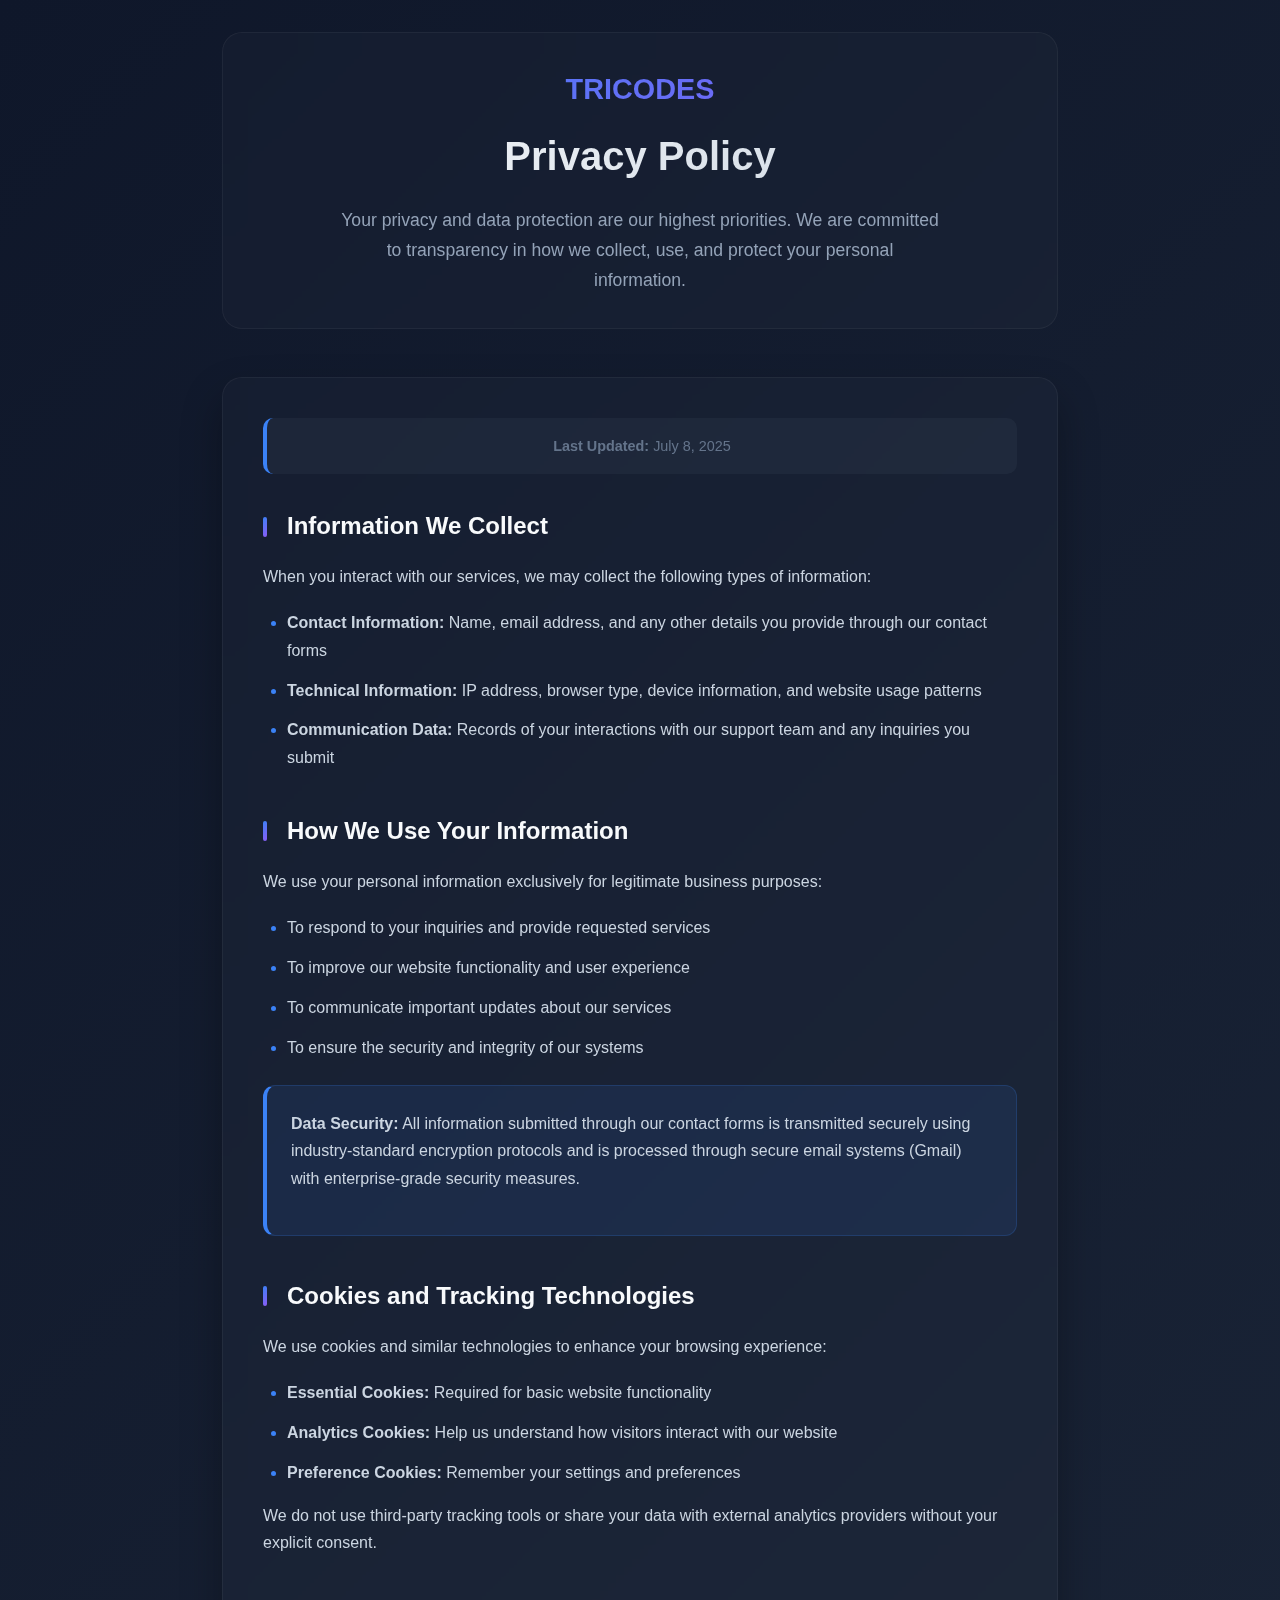
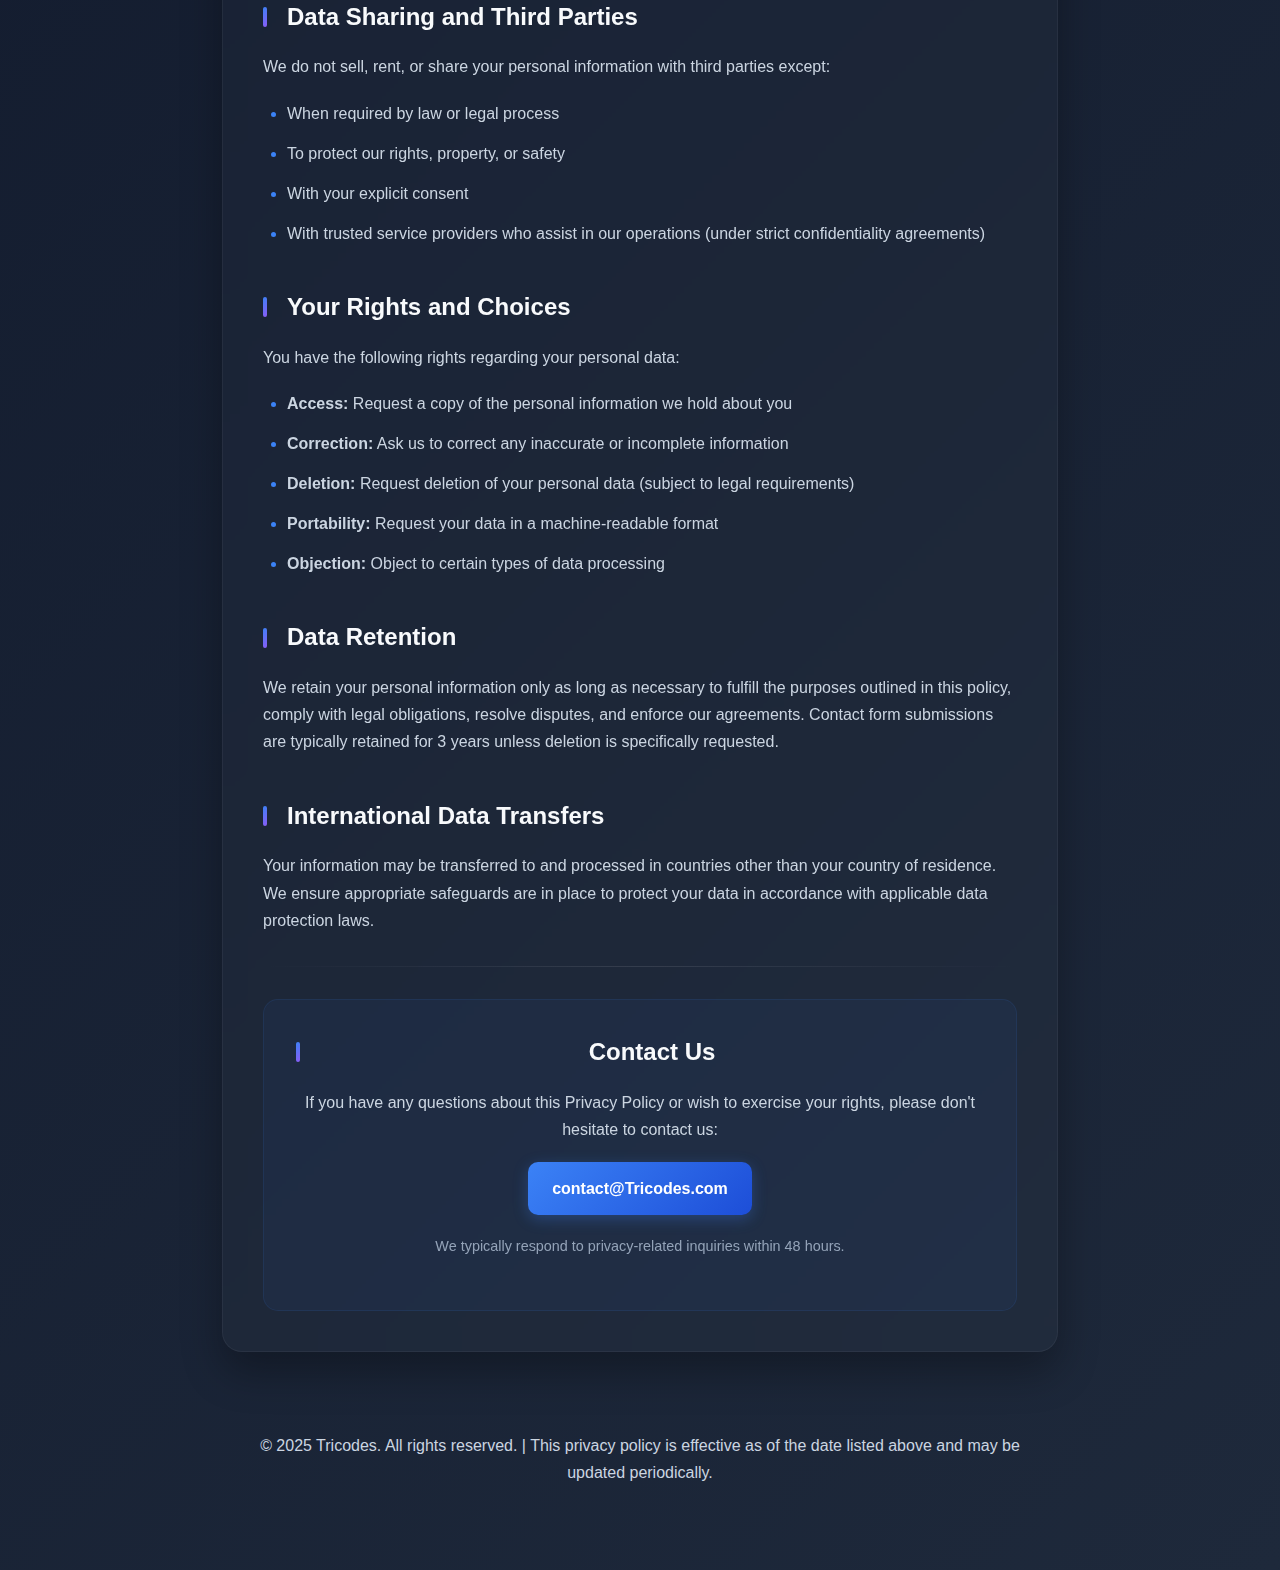
<file: privacy.html>
<!DOCTYPE html>
<html lang="en">
<head>
    <meta charset="UTF-8" />
    <meta name="viewport" content="width=device-width, initial-scale=1" />
    <title>Privacy Policy - Tricodes</title>
    <style>
        * {
            margin: 0;
            padding: 0;
            box-sizing: border-box;
        }

        body {
            font-family: 'Inter', -apple-system, BlinkMacSystemFont, 'Segoe UI', Roboto, sans-serif;
            background: linear-gradient(135deg, #0f172a 0%, #1e293b 100%);
            color: #e2e8f0;
            line-height: 1.7;
            min-height: 100vh;
        }

        .container {
            max-width: 900px;
            margin: 0 auto;
            padding: 2rem;
        }

        .header {
            text-align: center;
            margin-bottom: 3rem;
            padding: 2rem 0;
            background: rgba(255, 255, 255, 0.02);
            border-radius: 20px;
            backdrop-filter: blur(10px);
            border: 1px solid rgba(255, 255, 255, 0.05);
        }

        .logo {
            font-size: 1.8rem;
            font-weight: 700;
            color: #3b82f6;
            margin-bottom: 0.5rem;
            background: linear-gradient(135deg, #3b82f6, #8b5cf6);
            -webkit-background-clip: text;
            -webkit-text-fill-color: transparent;
            background-clip: text;
        }

        h1 {
            font-size: 2.5rem;
            font-weight: 700;
            margin-bottom: 1rem;
            background: linear-gradient(135deg, #f8fafc, #cbd5e1);
            -webkit-background-clip: text;
            -webkit-text-fill-color: transparent;
            background-clip: text;
        }

        .subtitle {
            font-size: 1.1rem;
            color: #94a3b8;
            max-width: 600px;
            margin: 0 auto;
        }

        .content {
            background: rgba(255, 255, 255, 0.02);
            border-radius: 20px;
            padding: 2.5rem;
            backdrop-filter: blur(10px);
            border: 1px solid rgba(255, 255, 255, 0.05);
            box-shadow: 0 20px 40px rgba(0, 0, 0, 0.3);
        }

        .last-updated {
            text-align: center;
            color: #64748b;
            margin-bottom: 2rem;
            font-size: 0.9rem;
            padding: 1rem;
            background: rgba(100, 116, 139, 0.1);
            border-radius: 10px;
            border-left: 4px solid #3b82f6;
        }

        h2 {
            font-size: 1.5rem;
            font-weight: 600;
            margin: 2.5rem 0 1rem 0;
            color: #f8fafc;
            position: relative;
            padding-left: 1.5rem;
        }

        h2::before {
            content: '';
            position: absolute;
            left: 0;
            top: 50%;
            transform: translateY(-50%);
            width: 4px;
            height: 20px;
            background: linear-gradient(135deg, #3b82f6, #8b5cf6);
            border-radius: 2px;
        }

        h2:first-of-type {
            margin-top: 0;
        }

        p {
            margin-bottom: 1.2rem;
            color: #cbd5e1;
            font-size: 1rem;
        }

        ul {
            margin: 1rem 0;
            padding-left: 1.5rem;
        }

        li {
            margin-bottom: 0.8rem;
            color: #cbd5e1;
            position: relative;
        }

        li::marker {
            color: #3b82f6;
        }

        .highlight-box {
            background: rgba(59, 130, 246, 0.1);
            border: 1px solid rgba(59, 130, 246, 0.2);
            border-radius: 12px;
            padding: 1.5rem;
            margin: 1.5rem 0;
            border-left: 4px solid #3b82f6;
        }

        .contact-section {
            background: rgba(59, 130, 246, 0.05);
            border: 1px solid rgba(59, 130, 246, 0.1);
            border-radius: 15px;
            padding: 2rem;
            margin-top: 2rem;
            text-align: center;
        }

        .contact-section h2 {
            margin-top: 0;
            margin-bottom: 1rem;
        }

        a {
            color: #60a5fa;
            text-decoration: none;
            font-weight: 500;
            transition: all 0.3s ease;
            position: relative;
        }

        a:hover {
            color: #93c5fd;
            text-decoration: none;
        }

        .email-link {
            display: inline-block;
            padding: 0.8rem 1.5rem;
            background: linear-gradient(135deg, #3b82f6, #1d4ed8);
            color: white !important;
            border-radius: 10px;
            font-weight: 600;
            transition: all 0.3s ease;
            box-shadow: 0 4px 15px rgba(59, 130, 246, 0.3);
        }

        .email-link:hover {
            transform: translateY(-2px);
            box-shadow: 0 8px 25px rgba(59, 130, 246, 0.4);
            color: white !important;
        }

        .footer {
            text-align: center;
            margin-top: 3rem;
            padding: 2rem;
            color: #64748b;
            font-size: 0.9rem;
        }

        .divider {
            height: 1px;
            background: linear-gradient(90deg, transparent, rgba(255, 255, 255, 0.1), transparent);
            margin: 2rem 0;
        }

        @media (max-width: 768px) {
            .container {
                padding: 1rem;
            }

            h1 {
                font-size: 2rem;
            }

            .content {
                padding: 1.5rem;
            }

            .header {
                padding: 1.5rem 1rem;
            }
        }
    </style>
</head>
<body>
    <div class="container">
        <div class="header">
            <div class="logo">TRICODES</div>
            <h1>Privacy Policy</h1>
            <p class="subtitle">Your privacy and data protection are our highest priorities. We are committed to transparency in how we collect, use, and protect your personal information.</p>
        </div>

        <div class="content">
            <div class="last-updated">
                <strong>Last Updated:</strong> July 8, 2025
            </div>

            <h2>Information We Collect</h2>
            <p>When you interact with our services, we may collect the following types of information:</p>
            <ul>
                <li><strong>Contact Information:</strong> Name, email address, and any other details you provide through our contact forms</li>
                <li><strong>Technical Information:</strong> IP address, browser type, device information, and website usage patterns</li>
                <li><strong>Communication Data:</strong> Records of your interactions with our support team and any inquiries you submit</li>
            </ul>

            <h2>How We Use Your Information</h2>
            <p>We use your personal information exclusively for legitimate business purposes:</p>
            <ul>
                <li>To respond to your inquiries and provide requested services</li>
                <li>To improve our website functionality and user experience</li>
                <li>To communicate important updates about our services</li>
                <li>To ensure the security and integrity of our systems</li>
            </ul>

            <div class="highlight-box">
                <p><strong>Data Security:</strong> All information submitted through our contact forms is transmitted securely using industry-standard encryption protocols and is processed through secure email systems (Gmail) with enterprise-grade security measures.</p>
            </div>

            <h2>Cookies and Tracking Technologies</h2>
            <p>We use cookies and similar technologies to enhance your browsing experience:</p>
            <ul>
                <li><strong>Essential Cookies:</strong> Required for basic website functionality</li>
                <li><strong>Analytics Cookies:</strong> Help us understand how visitors interact with our website</li>
                <li><strong>Preference Cookies:</strong> Remember your settings and preferences</li>
            </ul>
            <p>We do not use third-party tracking tools or share your data with external analytics providers without your explicit consent.</p>

            <h2>Data Sharing and Third Parties</h2>
            <p>We do not sell, rent, or share your personal information with third parties except:</p>
            <ul>
                <li>When required by law or legal process</li>
                <li>To protect our rights, property, or safety</li>
                <li>With your explicit consent</li>
                <li>With trusted service providers who assist in our operations (under strict confidentiality agreements)</li>
            </ul>

            <h2>Your Rights and Choices</h2>
            <p>You have the following rights regarding your personal data:</p>
            <ul>
                <li><strong>Access:</strong> Request a copy of the personal information we hold about you</li>
                <li><strong>Correction:</strong> Ask us to correct any inaccurate or incomplete information</li>
                <li><strong>Deletion:</strong> Request deletion of your personal data (subject to legal requirements)</li>
                <li><strong>Portability:</strong> Request your data in a machine-readable format</li>
                <li><strong>Objection:</strong> Object to certain types of data processing</li>
            </ul>

            <h2>Data Retention</h2>
            <p>We retain your personal information only as long as necessary to fulfill the purposes outlined in this policy, comply with legal obligations, resolve disputes, and enforce our agreements. Contact form submissions are typically retained for 3 years unless deletion is specifically requested.</p>

            <h2>International Data Transfers</h2>
            <p>Your information may be transferred to and processed in countries other than your country of residence. We ensure appropriate safeguards are in place to protect your data in accordance with applicable data protection laws.</p>

            <div class="divider"></div>

            <div class="contact-section">
                <h2>Contact Us</h2>
                <p>If you have any questions about this Privacy Policy or wish to exercise your rights, please don't hesitate to contact us:</p>
                <p><a href="mailto:contact@Tricodes.com" class="email-link">contact@Tricodes.com</a></p>
                <p style="margin-top: 1rem; font-size: 0.9rem; color: #94a3b8;">We typically respond to privacy-related inquiries within 48 hours.</p>
            </div>
        </div>

        <div class="footer">
            <p>&copy; 2025 Tricodes. All rights reserved. | This privacy policy is effective as of the date listed above and may be updated periodically.</p>
        </div>
    </div>
</body>
</html>
</file>
